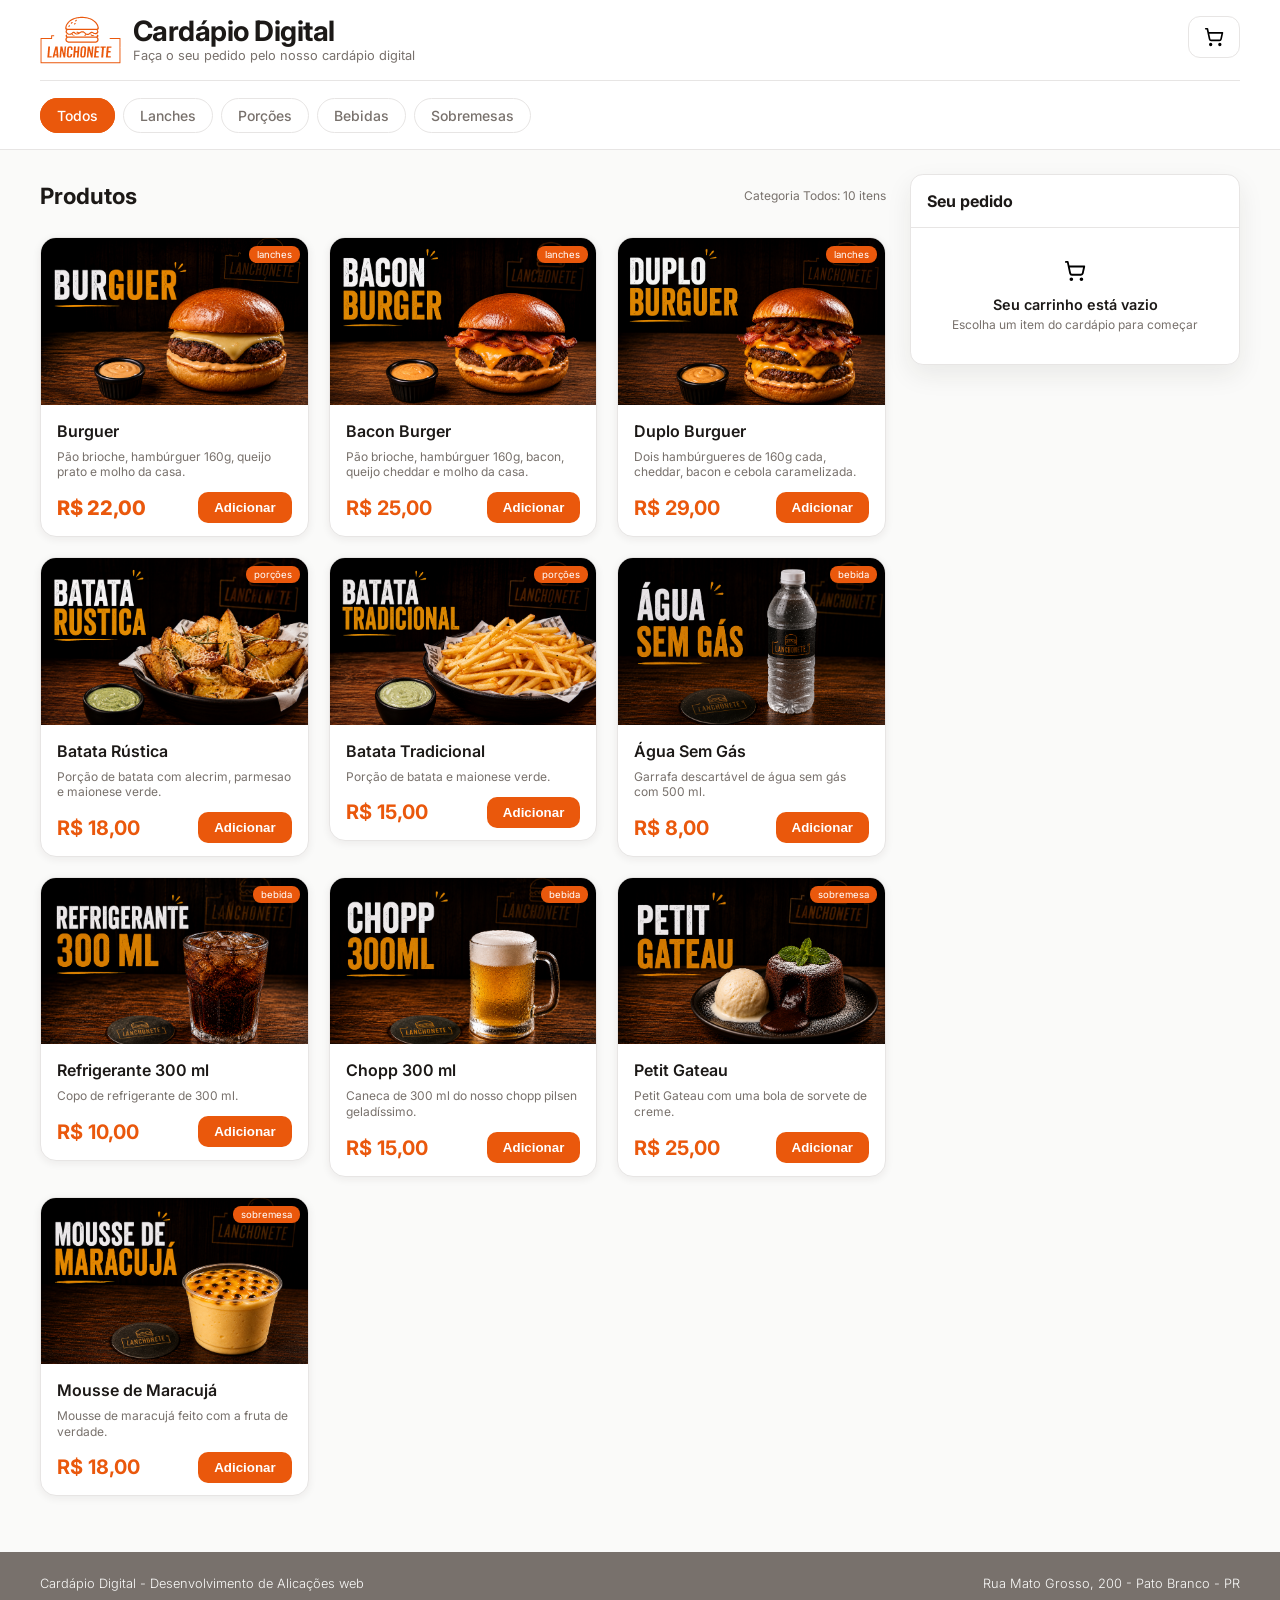
<file: cardapio-html/index.html>
<!DOCTYPE html>
<html lang="pt-BR">

<head>
  <meta charset="UTF-8">
  <meta name="viewport" content="width=device-width, initial-scale=1.0">
  <title>Cardápio Digital</title>

  <link rel="preconnect" href="https://fonts.googleapis.com">
  <link rel="preconnect" href="https://fonts.gstatic.com" crossorigin>
  <link
    href="https://fonts.googleapis.com/css2?family=Inter:ital,opsz,wght@0,14..32,100..900;1,14..32,100..900&display=swap"
    rel="stylesheet">

  <link rel="stylesheet" href="./assets/css/estilo.css">
</head>

<body>
  <header>
    <div class="container">
      <div class="brand">
        <img src="./assets/img/logo_lanchonete.svg" alt="Logo">
        <div>
          <h1>Cardápio Digital</h1>
          <p>Faça o seu pedido pelo nosso cardápio digital</p>
        </div>
      </div>
      <div class="cart-button">
        <img src="./assets/img/cart.svg" alt="Carrinho">
      </div>
    </div>
  </header>

  <nav>
    <ul class="container">
      <li><a href="#" class="active">Todos</a></li>
      <li><a href="#">Lanches</a></li>
      <li><a href="#">Porções</a></li>
      <li><a href="#">Bebidas</a></li>
      <li><a href="#">Sobremesas</a></li>
    </ul>
  </nav>

  <main>
    <section>
      <header>
        <h2>Produtos</h2>
        <p>Categoria <span id="selected-category">Todos</span>: 10 itens</p>
      </header>

      <article>
        <figure>
          <img src="./assets/img/burguer.png" alt="Burguer">
          <figcaption>Lanches</figcaption>
        </figure>
        <h3>Burguer</h3>
        <p>Pão brioche, hambúrguer 160g, queijo prato e molho da casa.</p>
        <p>R$ 22,00</p>
        <button type="button">Adicionar</button>
      </article>

      <article>
        <figure>
          <img src="./assets/img/burguer-bacon.png">
          <figcaption>Lanches</figcaption>
        </figure>
        <h3>Bacon Burger</h3>
        <p>Pão brioche, hambúrguer 160g, bacon, queijo cheddar e molho da casa.</p>
        <p><strong>R$ 25,00</strong></p>
        <button type="button">Adicionar</button>
      </article>

      <article>
        <figure>
          <img src="./assets/img/burguer-double.png">
          <figcaption>Lanches</figcaption>
        </figure>
        <h3>Duplo Burguer</h3>
        <p>Dois hambúrgueres de 160g cada, cheddar, bacon e cebola caramelizada.</p>
        <p><strong>R$ 29,00</strong></p>
        <button type="button">Adicionar</button>
      </article>

      <article>
        <figure>
          <img src="./assets/img/batata-rustica.png">
          <figcaption>Porções</figcaption>
        </figure>
        <h3>Batata Rústica</h3>
        <p>Porção de batata com alecrim, parmesao e maionese verde.</p>
        <p><strong>R$ 18,00</strong></p>
        <button type="button">Adicionar</button>
      </article>

      <article>
        <figure>
          <img src="./assets/img/batata-tradicional.png">
          <figcaption>Porções</figcaption>
        </figure>
        <h3>Batata Tradicional</h3>
        <p>Porção de batata e maionese verde.</p>
        <p><strong>R$ 15,00</strong></p>
        <button type="button">Adicionar</button>
      </article>

      <article>
        <figure>
          <img src="./assets/img/agua.png">
          <figcaption>Bebida</figcaption>
        </figure>
        <h3>Água Sem Gás</h3>
        <p>Garrafa descartável de água sem gás com 500 ml.</p>
        <p><strong>R$ 8,00</strong></p>
        <button type="button">Adicionar</button>
      </article>

      <article>
        <figure>
          <img src="./assets/img/refri.png">
          <figcaption>Bebida</figcaption>
        </figure>
        <h3>Refrigerante 300 ml</h3>
        <p>Copo de refrigerante de 300 ml.</p>
        <p><strong>R$ 10,00</strong></p>
        <button type="button">Adicionar</button>
      </article>

      <article>
        <figure>
          <img src="./assets/img/chopp.png">
          <figcaption>Bebida</figcaption>
        </figure>
        <h3>Chopp 300 ml</h3>
        <p>Caneca de 300 ml do nosso chopp pilsen geladíssimo.</p>
        <p><strong>R$ 15,00</strong></p>
        <button type="button">Adicionar</button>
      </article>

      <article>
        <figure>
          <img src="./assets/img/petit-gateau.png">
          <figcaption>Sobremesa</figcaption>
        </figure>
        <h3>Petit Gateau</h3>
        <p>Petit Gateau com uma bola de sorvete de creme.</p>
        <p><strong>R$ 25,00</strong></p>
        <button type="button">Adicionar</button>
      </article>

      <article>
        <figure>
          <img src="./assets/img/mousse-maracuja.png">
          <figcaption>Sobremesa</figcaption>
        </figure>
        <h3>Mousse de Maracujá</h3>
        <p>Mousse de maracujá feito com a fruta de verdade.</p>
        <p><strong>R$ 18,00</strong></p>
        <button type="button">Adicionar</button>
      </article>
    </section>

    <aside>
      <h2>Seu pedido</h2>

      <div class="cart-empty">
        <img src="./assets/img/cart.svg" />
        <p>Seu carrinho está vazio</p>
        <p>Escolha um item do cardápio para começar</p>
      </div>
    </aside>
  </main>

  <footer>
    <div class="container">
      <p>Cardápio Digital - Desenvolvimento de Alicações web</p>
      <p>Rua Mato Grosso, 200 - Pato Branco - PR</p>
    </div>
  </footer>

  <script src="./assets/js/script.js"></script>
</body>
</html>
</file>
<file: cardapio-html/assets/css/estilo.css>
:root {
    --text: #1c1917;
    --text-muted: #78716c;

    --bg: #FAFAF9;
    --primary: #ea580c;

    --border: #E7E5E4;
}

/***********
* GENERICS 
***********/
* {
    margin: 0;
    padding: 0;
    box-sizing: border-box;
}

body {
    font-family: "Inter", sans-serif;
    min-height: 100vh;
    color: var(--text);
    background-color: var(--bg);

    display: grid;
    grid-template-rows: auto auto 1fr auto;
}

.container,
main {
    width: min(100% - 2rem, 1200px);
    margin-inline: auto;
}


/***********
* CABECHALHO
***********/
body > header {
    background-color: #ffffff;

    position: sticky;
    top: 0rem;
    z-index: 20;
}

header .container {
    display: flex;
    justify-content: space-between;
    border-bottom: 1px solid var(--border);
    padding-block: 1rem;
}

header .brand {
    display: flex;
    align-items: center;
    gap: 0.75rem;
}

header .brand img {
    height: 3rem;
}

header .brand h1 {
    font-size: clamp(1.25rem, 5vw, 1.75rem);
    font-weight: 700;
    line-height: 1.05;
    letter-spacing: -0.5px;
}

header .brand p {
    display: none;
    margin-top: 2px;
    font-size: 0.8rem;
    color: var(--text-muted);
}

header .cart-button {
    display: flex;  
    flex: 0 0 auto;
    border: 1px solid var(--border);
    width: 2.75rem;
    height: 2.75rem;
    align-items: center;
    justify-content: center;
    border-radius: 0.75rem;
}

header .cart-button img {
    width: 1.25rem;
    height: 1.25rem;
}

/***********
* NAVEGAÇÃO
***********/
nav {
    background-color: #fff;
    border-bottom: 1px solid var(--border);
    padding-block: 0.5rem;

    overflow: hidden;

    position: sticky;
    top: 5rem;
    z-index: 10;
}
nav ul {
    display: flex;
    list-style: none;
    gap: .5rem;
    padding-block: 1rem;

    overflow-x: auto;
    overscroll-behavior-inline: contain;
    scrollbar-width: thin;
}
nav ul li {
    flex: 0 0 auto;
}
nav ul a {
    border: 1px solid var(--border);
    border-radius: 999px;
    padding: .5rem 1rem;
    text-decoration: none;
    color: var(--text-muted);
    font-size: 0.875rem;
    font-weight: 500;
}
nav ul a.active {
    border-color: var(--primary);
    background-color: var(--primary);
    color: #fff;
}
nav ul a:not(a.active):hover {
    border-color: var(--primary);
    color: var(--primary);
}

/***********
* MAIN
***********/
main {
    display: grid;
    grid-template-columns: minmax(0, 1fr);
    gap: 1.5rem;
    padding-block: 1.5rem;
}
main > section {
    display: grid;
    grid-template-columns: minmax(0, 1fr);
    gap: 1.25rem;    
    align-items: start;
}
main > section header {
    display: flex;
    grid-column: 1 / -1;
    justify-content: space-between;
    align-items: center;
    padding-block: 0.5rem;    
}
main > section header h2 {
    font-size: 1.4rem
}
main > section header p {
    color: var(--text-muted);
    font-size: 0.75rem;
}
main > section article {
    display: grid;
    grid-template-columns: 1fr auto;
    overflow: hidden;
    border: 1px solid var(--border);
    border-radius: 1rem;  
    background-color: #fff;  
    box-shadow: 0 2px 8px rgb(36 33 31 / 7%);
}
section article figure {
    position: relative;
    grid-column: 1 / -1;
    aspect-ratio: 16 / 10;
}
section article figure img {
    object-fit: cover;
    width: 100%;
    height: 100%;
    display: block;
}
section article figure figcaption {
    position: absolute;
    top: 0.5rem;
    right: 0.5rem;
    background-color: var(--primary);
    color: #fff;
    font-size: 0.6rem;
    text-transform: lowercase;
    padding-block: 0.2rem;
    padding-inline: 0.5rem;
    border-radius: 0.5rem;
}
section article h3,
section article p {
    grid-column: 1 / -1;
    padding-inline: 1rem;
}
section article h3 {
    padding-top: 1rem;
    font-size: 1rem;
    font-weight: 600;
    line-height: 1.25;
}
section article p:first-of-type {
    color: var(--text-muted);
    padding-top: 0.5rem;
    font-size: 0.75rem;
    line-height: 1.3;
}
section article p:last-of-type {
    color: var(--primary);
    padding-block: 1rem;
    font-size: 1.25rem;
    font-weight: 800;
    grid-column: 1;
    align-self: center;
}
section article button {
    background-color: var(--primary);
    color: #fff;
    border: 0;
    padding: .5rem 1rem;
    border-radius: 10px;
    font-weight: 700;
    cursor: pointer;
    grid-column: 2;
    align-self: center;
    margin-right: 1rem;
} 
main aside {
    order: -1;
    align-self: start;
    border: 1px solid var(--border);
    border-radius: 0.8rem;    
    background-color: #fff;
    box-shadow: 0 10px 26px rgb(36 33 31 / 8%);
}
main aside h2 {
    padding: 1rem;
    font-size: 1rem; 
}
main aside .cart-empty {
    text-align: center;
    padding-block: 2rem;
    border-top: 1px solid var(--border);
}
main aside .cart-empty p:first-of-type {
    font-weight: 600;
    font-size: 0.9rem;
    color: var(--text);    
    margin-top: 0.6rem;
}
main aside .cart-empty p:last-of-type {
    font-size: 0.75rem;
    margin-top: 0.25rem;
    color: var(--text-muted);
}


/***********
* FOOTER
***********/
footer {
    background-color: var(--text-muted);
    color: var(--bg);
    font-size: 0.8rem;
    font-weight: 300;
    margin-top: 2rem;
    padding-block: 1.5rem;
}
footer .container {
    display: flex;
    justify-content: space-between;
    align-items: flex-start;
    flex-direction: column;
}
/* footer p {
    text-align: center;
} */


/****************
* RESPONSIVIDADE
*****************/

/* Celulares maiores >= 480px */
@media (min-width: 30rem) {
    header .brand p {
        display: block;
    }
    header .cart-button {
        width: 3.25rem;
        height: 2.625rem;
    }
}

/*Tablets >= 768px */
@media (min-width: 48rem) {
    main section {
        grid-template-columns: repeat(2, minmax(0, 1fr));
    }
    footer .container {
        flex-direction: row;
        align-items: center;
        justify-content: space-between;
        gap: 2rem;
    }
}

/* Desktop >= 1024px */
@media (min-width: 64rem) {
    main {
        grid-template-columns: minmax(0, 1fr) 330px;
    }
    
    main section {
        grid-column: 1;
        grid-template-columns: repeat(3, minmax(0, 1fr));
    }
    
    main aside {
        order: initial;
        grid-column: 2;
    }
}
</file>
